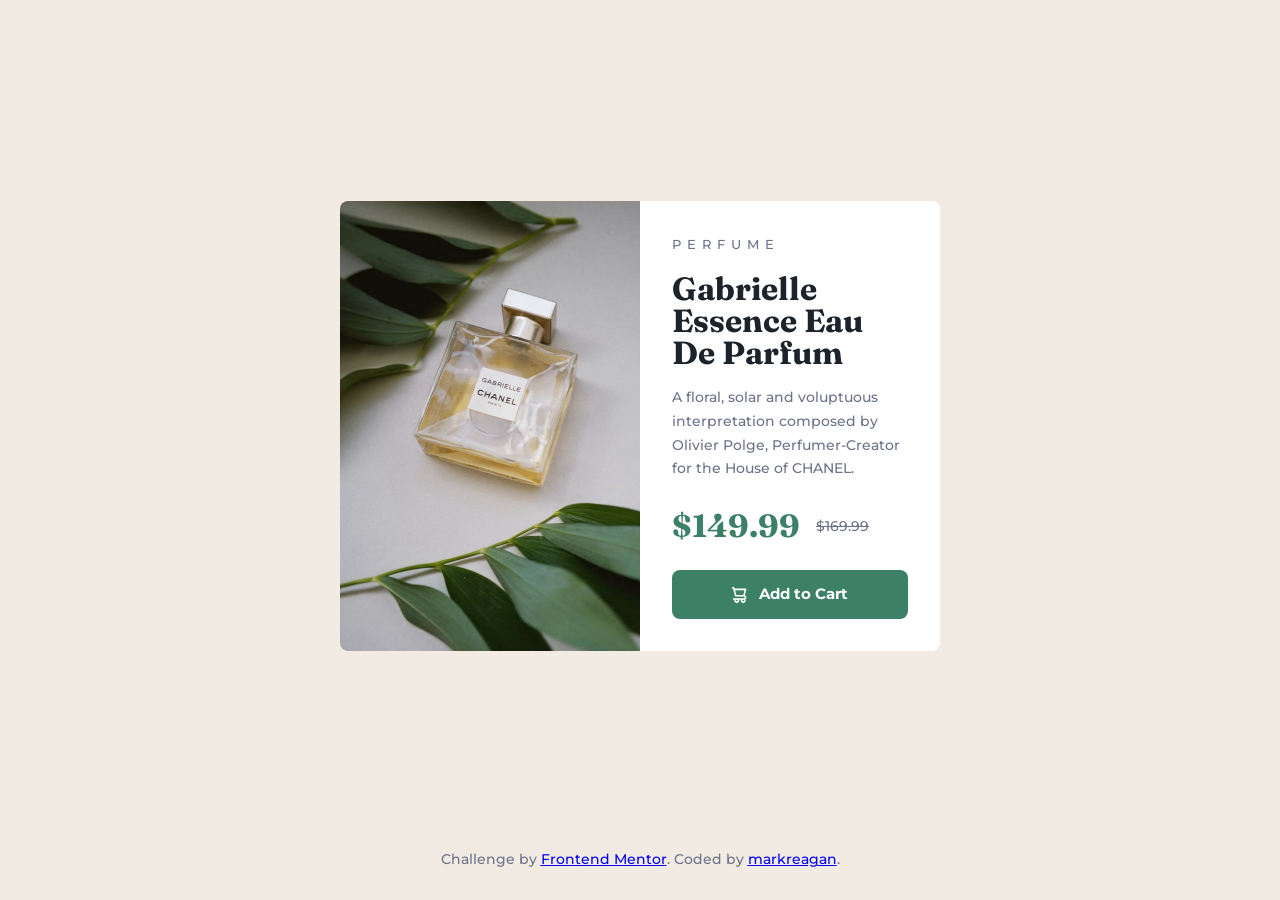
<file: index.html>
<!doctype html>
<html lang="en">
	<head>
		<meta charset="UTF-8" />
		<meta name="viewport" content="width=device-width, initial-scale=1.0" />
		<!-- displays site properly based on user's device -->

		<link
			rel="icon"
			type="image/png"
			sizes="32x32"
			href="./images/favicon-32x32.png"
		/>

		<title>Frontend Mentor | Product preview card component</title>

		<link rel="stylesheet" href="style.css" />
	</head>

	<body>
		<main class="main-content">
			<article class="product">
				<picture class="product__image">
					<source
						srcset="images/image-product-desktop.jpg"
						media="(min-width: 600px)"
					/>
					<img
						src="./images/image-product-mobile.jpg"
						alt='A clear square perfume bottle labeled "Gabrielle Chanel Paris" lies on a light-colored surface. The bottle contains a pale golden liquid and is surrounded by blurred green leaves in soft natural lighting.'
					/>
				</picture>

				<div class="product__content">
					<p class="product__category">Perfume</p>

					<h1 class="product__title">Gabrielle Essence Eau De Parfum</h1>

					<p>
						A floral, solar and voluptuous interpretation composed by Olivier
						Polge, Perfumer-Creator for the House of CHANEL.
					</p>

					<div class="flex-group">
						<p class="product__price">
							<span class="visually-hidden">Current price:</span>
							$149.99
						</p>
						<p class="product__original-price">
							<span class="visually-hidden">Original price:</span>
							<s>$169.99</s>
						</p>
					</div>

					<button class="button" data-icon="shopping-cart">Add to Cart</button>
				</div>
			</article>
		</main>
		<footer class="attribution">
			Challenge by
			<a href="https://www.frontendmentor.io?ref=challenge">Frontend Mentor</a>.
			Coded by <a href="https://github.com/mark-reagan">markreagan</a>.
		</footer>
	</body>
</html>
</file>
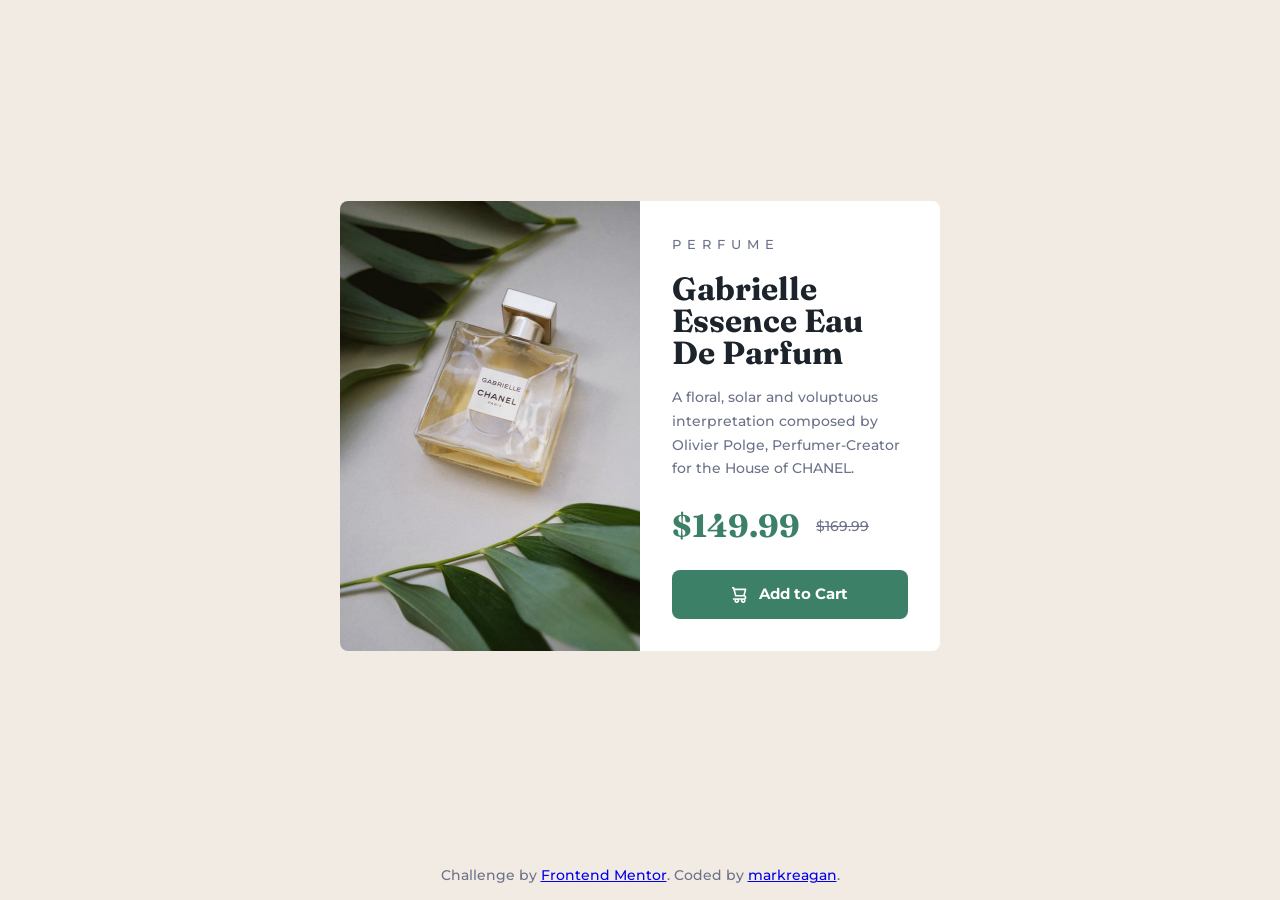
<file: product-preview-card-component-main/index.html>
<!doctype html>
<html lang="en">
	<head>
		<meta charset="UTF-8" />
		<meta name="viewport" content="width=device-width, initial-scale=1.0" />
		<!-- displays site properly based on user's device -->

		<link
			rel="icon"
			type="image/png"
			sizes="32x32"
			href="./images/favicon-32x32.png"
		/>

		<title>Frontend Mentor | Product preview card component</title>

		<link rel="stylesheet" href="style.css" />
	</head>

	<body>
		<main class="main-content">
			<article class="product">
				<picture class="product__image">
					<source
						srcset="images/image-product-desktop.jpg"
						media="(min-width: 600px)"
					/>
					<img
						src="./images/image-product-mobile.jpg"
						alt='A clear square perfume bottle labeled "Gabrielle Chanel Paris" lies on a light-colored surface. The bottle contains a pale golden liquid and is surrounded by blurred green leaves in soft natural lighting.'
					/>
				</picture>

				<div class="product__content">
					<p class="product__category">Perfume</p>

					<h1 class="product__title">Gabrielle Essence Eau De Parfum</h1>

					<p>
						A floral, solar and voluptuous interpretation composed by Olivier
						Polge, Perfumer-Creator for the House of CHANEL.
					</p>

					<div class="flex-group">
						<p class="product__price">
							<span class="visually-hidden">Current price:</span>
							$149.99
						</p>
						<p class="product__original-price">
							<span class="visually-hidden">Original price:</span>
							<s>$169.99</s>
						</p>
					</div>

					<button class="button" data-icon="shopping-cart">Add to Cart</button>
				</div>
			</article>
		</main>
		<footer class="attribution">
			Challenge by
			<a href="https://www.frontendmentor.io?ref=challenge">Frontend Mentor</a>.
			Coded by <a href="#">markreagan</a>.
		</footer>
	</body>
</html>
</file>
<file: style.css>
/* google fonts */
@import url('https://fonts.googleapis.com/css2?family=Fraunces:ital,opsz,wght@0,9..144,100..900;1,9..144,100..900&family=Montserrat:ital,wght@0,100..900;1,100..900&display=swap');

:root {
	/* color */
	--Green-500: hsl(158, 36%, 37%);
	--Green-700: hsl(158, 42%, 18%);

	--Cream: hsl(30, 38%, 92%);

	--Black: hsl(212, 21%, 14%);
	--Grey: hsl(228, 12%, 48%);
	--White: hsl(0, 0%, 100%);

	--clr-primary-400: var(--Green-500);
	--clr-primary-600: var(--Green-700);
	--clr-secondary-200: var(--Cream);

	--clr-neutral-900: var(--Black);
	--clr-neutral-400: var(--Grey);
	--clr-neutral-100: var(--White);

	/* typography */
	--fw-regular: 500;
	--fw-bold: 700;

	--ff-base: 'Montserrat', sans-serif;
	--ff-accent: 'Fraunces', serif;
}

/* 1. Use a more-intuitive box-sizing model */
*,
*::before,
*::after {
	box-sizing: border-box;`
}

/* 2. Remove default margin */
*:not(dialog) {
	margin: 0;
}

/* 3. Enable keyword animations */
@media (prefers-reduced-motion: no-preference) {
	html {
		interpolate-size: allow-keywords;
	}
}

body {
	/* 4. Increase line-height */
	line-height: 1.7;
	/* 5. Improve text rendering */
	-webkit-font-smoothing: antialiased;
}

html, body {
	height: 100%;
}

/* 6. Improve media defaults */
img,
picture,
video,
canvas,
svg {
	display: block;
	max-width: 100%;
}

/* 7. Inherit fonts for form controls */
input,
button,
textarea,
select {
	font: inherit;
}

/* 8. Avoid text overflows */
p,
h1,
h2,
h3,
h4,
h5,
h6 {
	overflow-wrap: break-word;
}

h1, h2, h3 {
	line-height: 1;
}

/* 9. Improve line wrapping */
p {
	text-wrap: pretty;
}
h1,
h2,
h3,
h4,
h5,
h6 {
	text-wrap: balance;
}

/* general styling */
body {
	font-family: var(--ff-base);
	font-weight: var(--fw-regular);
	font-size: .875rem;
	color: var(--clr-neutral-400);
	background-color: var(--clr-secondary-200);

	/* for this project only */
	display: grid;
	grid-template-rows: 1fr auto;
	padding: 1rem;
}

.main-content {
	display: grid;
	place-content: center;
}

.attribution {
	text-align: center;
	padding: .75rem 1rem;
}

/* utilities */
.flex-group {
 display: flex;
 gap: 1rem;
 flex-wrap: wrap;
 align-items: center;
}

.sr-only,
.visually-hidden {
  border: 0 !important;
  clip: rect(0, 0, 0, 0) !important;
  clip-path: inset(50%) !important;
  height: 1px !important;
  margin: -1px !important;
  overflow: hidden !important;
  padding: 0 !important;
  position: absolute !important;
  white-space: nowrap !important;
  width: 1px !important;
}

/* button */
.button {
	cursor: pointer;
	text-decoration: none;
	display: inline-flex;
	justify-content: center;
	align-items: center;
	gap: .75rem;

	border: none;
	border-radius: .5rem;
	padding: .75em 1.5em;
	background-color: var(--clr-primary-400);
	color: var(--clr-neutral-100);
	font-weight: var(--fw-bold);
	font-size: .925rem;
}

.button[data-icon="shopping-cart"]::before {
content: "";
width: 15px;
height: 16px;
background-image: url(./images/icon-cart.svg);
}

.button:is(:hover, :focus) {
	background-color: var(--clr-primary-600);
}

/* product styles */
.product {
	--content-padding: 1.5rem;
	--content-spacing: 1rem;

	display: grid;
	background-color: var(--clr-neutral-100);
	border-radius: 0.5rem ;
	overflow: hidden;
	max-width: 600px;
}

@media (min-width: 600px) {
	.product {
		--content-padding: 2rem;
		grid-template-columns: repeat(2, 1fr);
	}
}

.product__image img {
	display: block;
	width: 100%;
	height: 100%;
	object-fit: cover;
}

.product__content {
	padding: var(--content-padding);
	display: grid;
	gap: var(--content-spacing);
}

.product__category {
	font-size: .8125rem;
	text-transform: uppercase;
	letter-spacing: 6px;
}

.product__title {
	font-size: 2rem;
	font-family: var(--ff-accent);
	color: var(--clr-neutral-900);
}

.product__price {
	font-size: 2rem;
	font-family: var(--ff-accent);
	font-weight: var(--fw-bold);
	color: var(--clr-primary-400);
}
</file>
<file: product-preview-card-component-main/style.css>
/* google fonts */
@import url('https://fonts.googleapis.com/css2?family=Fraunces:ital,opsz,wght@0,9..144,100..900;1,9..144,100..900&family=Montserrat:ital,wght@0,100..900;1,100..900&display=swap');

:root {
	/* color */
	--Green-500: hsl(158, 36%, 37%);
	--Green-700: hsl(158, 42%, 18%);

	--Cream: hsl(30, 38%, 92%);

	--Black: hsl(212, 21%, 14%);
	--Grey: hsl(228, 12%, 48%);
	--White: hsl(0, 0%, 100%);

	--clr-primary-400: var(--Green-500);
	--clr-primary-600: var(--Green-700);
	--clr-secondary-200: var(--Cream);

	--clr-neutral-900: var(--Black);
	--clr-neutral-400: var(--Grey);
	--clr-neutral-100: var(--White);

	/* typography */
	--fw-regular: 500;
	--fw-bold: 700;

	--ff-base: 'Montserrat', sans-serif;
	--ff-accent: 'Fraunces', serif;
}

/* 1. Use a more-intuitive box-sizing model */
*,
*::before,
*::after {
	box-sizing: border-box;`
}

/* 2. Remove default margin */
*:not(dialog) {
	margin: 0;
}

/* 3. Enable keyword animations */
@media (prefers-reduced-motion: no-preference) {
	html {
		interpolate-size: allow-keywords;
	}
}

body {
	/* 4. Increase line-height */
	line-height: 1.7;
	/* 5. Improve text rendering */
	-webkit-font-smoothing: antialiased;
}

html, body {
	height: 100%;
}

/* 6. Improve media defaults */
img,
picture,
video,
canvas,
svg {
	display: block;
	max-width: 100%;
}

/* 7. Inherit fonts for form controls */
input,
button,
textarea,
select {
	font: inherit;
}

/* 8. Avoid text overflows */
p,
h1,
h2,
h3,
h4,
h5,
h6 {
	overflow-wrap: break-word;
}

h1, h2, h3 {
	line-height: 1;
}

/* 9. Improve line wrapping */
p {
	text-wrap: pretty;
}
h1,
h2,
h3,
h4,
h5,
h6 {
	text-wrap: balance;
}

/* general styling */
body {
	font-family: var(--ff-base);
	font-weight: var(--fw-regular);
	font-size: .875rem;
	color: var(--clr-neutral-400);
	background-color: var(--clr-secondary-200);

	/* for this project only */
	display: grid;
	grid-template-rows: 1fr auto;
	margin-inline: 1rem;
}

.main-content {
	display: grid;
	place-content: center;
}

.attribution {
	text-align: center;
	padding: .75rem 1rem;
}

/* utilities */
.flex-group {
 display: flex;
 gap: 1rem;
 flex-wrap: wrap;
 align-items: center;
}

.sr-only,
.visually-hidden {
  border: 0 !important;
  clip: rect(0, 0, 0, 0) !important;
  clip-path: inset(50%) !important;
  height: 1px !important;
  margin: -1px !important;
  overflow: hidden !important;
  padding: 0 !important;
  position: absolute !important;
  white-space: nowrap !important;
  width: 1px !important;
}

/* button */
.button {
	cursor: pointer;
	text-decoration: none;
	display: inline-flex;
	justify-content: center;
	align-items: center;
	gap: .75rem;

	border: none;
	border-radius: .5rem;
	padding: .75em 1.5em;
	background-color: var(--clr-primary-400);
	color: var(--clr-neutral-100);
	font-weight: var(--fw-bold);
	font-size: .925rem;
}

.button[data-icon="shopping-cart"]::before {
content: "";
width: 15px;
height: 16px;
background-image: url(./images/icon-cart.svg);
}

.button:is(:hover, :focus) {
	background-color: var(--clr-primary-600);
}

/* product styles */
.product {
	--content-padding: 1.5rem;
	--content-spacing: 1rem;

	display: grid;
	background-color: var(--clr-neutral-100);
	border-radius: 0.5rem ;
	overflow: hidden;
	max-width: 600px;
}

@media (min-width: 600px) {
	.product {
		--content-padding: 2rem;
		grid-template-columns: repeat(2, 1fr);
	}
}

.product__image img {
	display: block;
	width: 100%;
	height: 100%;
	object-fit: cover;
}

.product__content {
	padding: var(--content-padding);
	display: grid;
	gap: var(--content-spacing);
}

.product__category {
	font-size: .8125rem;
	text-transform: uppercase;
	letter-spacing: 6px;
}

.product__title {
	font-size: 2rem;
	font-family: var(--ff-accent);
	color: var(--clr-neutral-900);
}

.product__price {
	font-size: 2rem;
	font-family: var(--ff-accent);
	font-weight: var(--fw-bold);
	color: var(--clr-primary-400);
}
</file>
